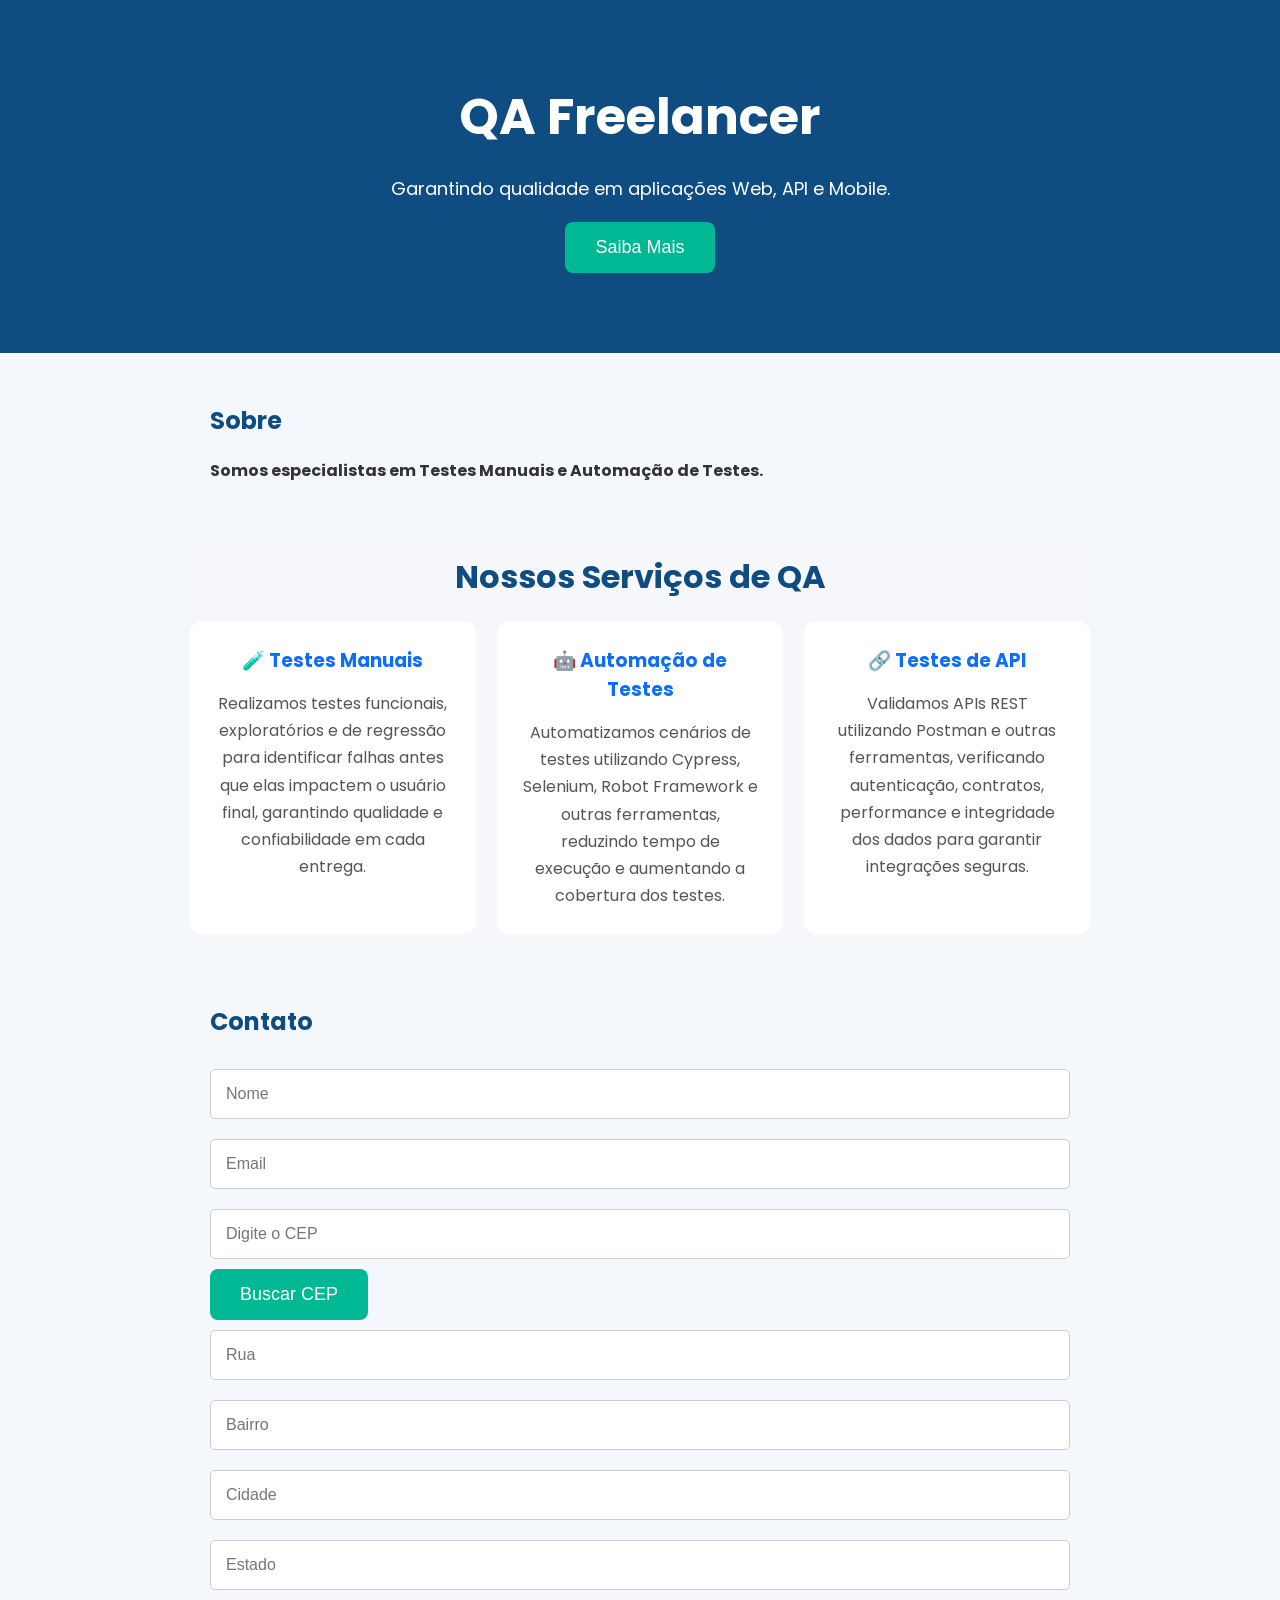
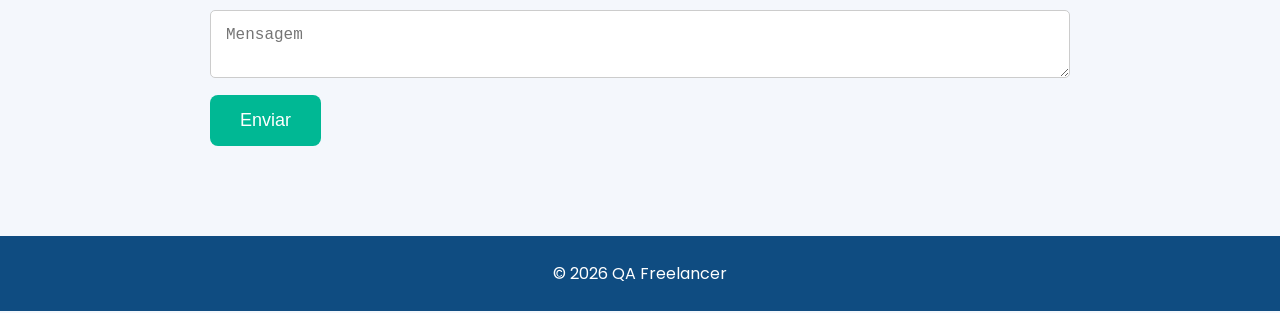
<file: index.html>
<!DOCTYPE html>
<html lang="pt-br">

<head>

<meta charset="UTF-8">
<meta name="viewport" content="width=device-width, initial-scale=1.0">

<title>QA Freelancer</title>

<link rel="stylesheet" href="style.css">

<link rel="preconnect" href="https://fonts.googleapis.com">
<link rel="preconnect" href="https://fonts.gstatic.com" crossorigin>

<link href="https://fonts.googleapis.com/css2?family=Poppins:wght@300;400;600;700&display=swap" rel="stylesheet">

</head>

<body>

<header>

<h1>QA Freelancer</h1>

<p>Garantindo qualidade em aplicações Web, API e Mobile.</p>

<button id="btnSaibaMais">
Saiba Mais
</button>

</header>

<section class="sobre">

<h2>Sobre</h2>

<p>

<strong>Somos especialistas em Testes Manuais e Automação de Testes.</strong>

</p>

</section>
<section class="cards">

    <h2>Nossos Serviços de QA</h2>

    <div class="cards-container">

        <div class="card">

            <h3>🧪 Testes Manuais</h3>

            <p>
                Realizamos testes funcionais, exploratórios e de regressão para
                identificar falhas antes que elas impactem o usuário final,
                garantindo qualidade e confiabilidade em cada entrega.
            </p>

        </div>

        <div class="card">

            <h3>🤖 Automação de Testes</h3>

            <p>
                Automatizamos cenários de testes utilizando Cypress, Selenium,
                Robot Framework e outras ferramentas, reduzindo tempo de execução
                e aumentando a cobertura dos testes.
            </p>

        </div>

        <div class="card">

            <h3>🔗 Testes de API</h3>

            <p>
                Validamos APIs REST utilizando Postman e outras ferramentas,
                verificando autenticação, contratos, performance e integridade
                dos dados para garantir integrações seguras.
            </p>

        </div>

    </div>

</section>

<section>

    <h2>Contato</h2>

    <form id="formContato">

        <input
            type="text"
            placeholder="Nome"
            required>

        <input
            type="email"
            placeholder="Email"
            required>

        <!-- CEP -->
        <div class="cep-form">

            <input
                type="text"
                id="cep"
                placeholder="Digite o CEP"
                maxlength="9"
                required>

            <button type="button" onclick="buscarCEP()">
                Buscar CEP
            </button>

        </div>

        
        <input
            type="text"
            id="rua"
            placeholder="Rua"
            readonly>

        <input
            type="text"
            id="bairro"
            placeholder="Bairro"
            readonly>

        <input
            type="text"
            id="cidade"
            placeholder="Cidade"
            readonly>

        <input
            type="text"
            id="estado"
            placeholder="Estado"
            readonly>

        <textarea
            placeholder="Mensagem"
            required></textarea>

        <button type="submit">
            Enviar
        </button>

    </form>

</section>

<footer>

<p>

© 2026 QA Freelancer

</p>

</footer>

<script src="script.js"></script>

</body>

</html>
</file>
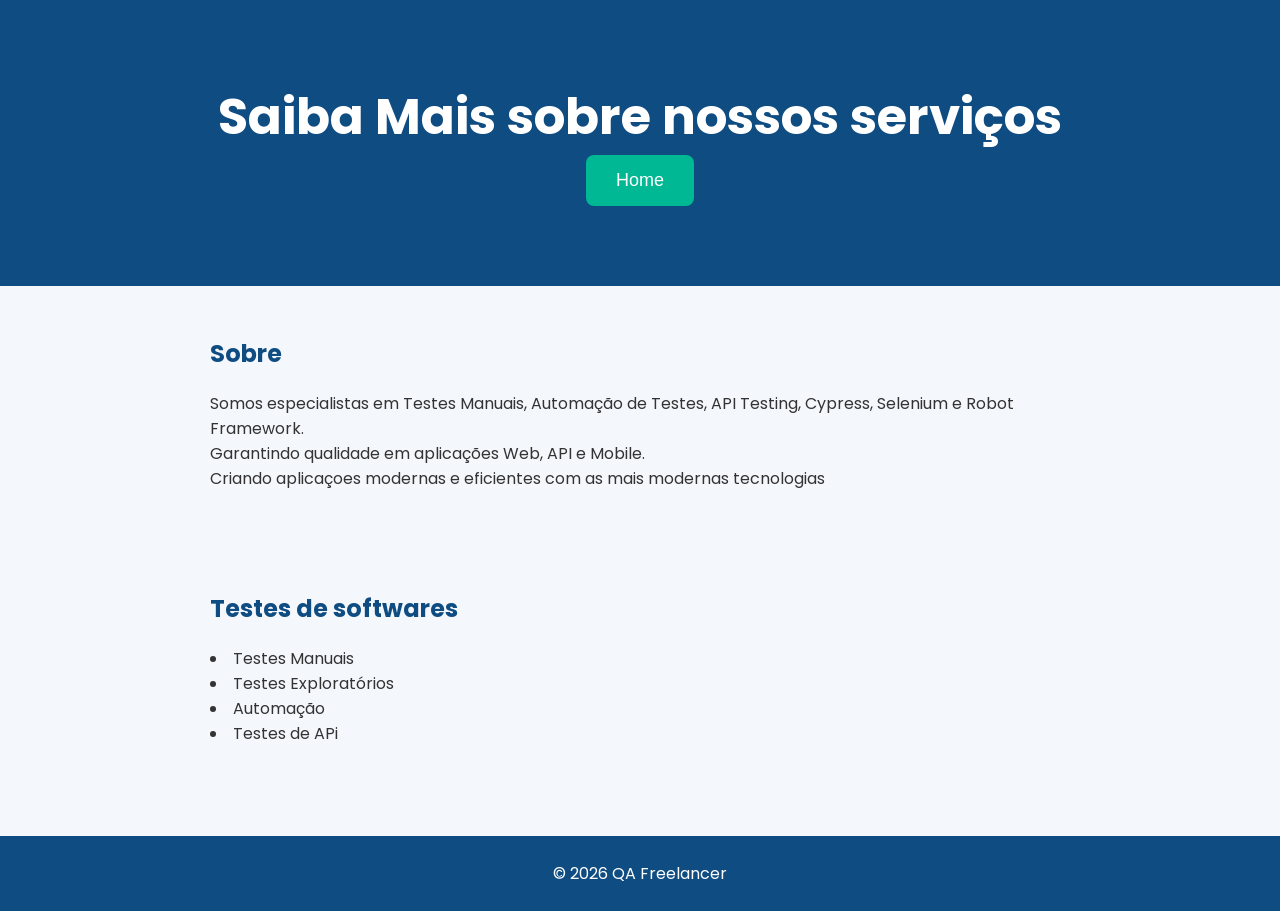
<file: saibamais.html>
<!DOCTYPE html>
<html lang="pt-br">

<head>

    <meta charset="UTF-8">
    <meta name="viewport" content="width=device-width, initial-scale=1.0">

    <title>QA Freelancer</title>

    <link rel="stylesheet" href="style.css">

    <link rel="preconnect" href="https://fonts.googleapis.com">
    <link rel="preconnect" href="https://fonts.gstatic.com" crossorigin>

    <link href="https://fonts.googleapis.com/css2?family=Poppins:wght@300;400;600;700&display=swap" rel="stylesheet">

</head>

<body>

    <header>

        <h1>Saiba Mais sobre nossos serviços</h1>

        <button id="btnVoltar">
            Home
        </button>
        
    </header>

    <section class="sobre">


        <h2>Sobre</h2>

        <p>

            Somos especialistas em Testes Manuais, Automação de Testes, API Testing,
            Cypress, Selenium e Robot Framework.

        </p>
        <p>Garantindo qualidade em aplicações Web, API e Mobile.</p>
        <p>Criando aplicaçoes modernas e eficientes com as mais modernas tecnologias</p>

    </section>

    <section>

        <h2>Testes de softwares</h2>
        <li>Testes Manuais</li>
        <li>Testes Exploratórios</li>
        <li>Automação</li>
        <li>Testes de APi</li>

    </section>

    <footer>

        <p>

            © 2026 QA Freelancer

        </p>

    </footer>

    <script src="script.js"></script>

</body>

</html>
</file>
<file: style.css>
* {
    margin: 0;
    padding: 0;
    box-sizing: border-box;
}

body {
    font-family: 'Poppins', sans-serif;
    background: #F4F7FC;
    color: #333;
}

header {
    background: #0F4C81;
    color: white;
    padding: 80px 20px;
    text-align: center;
}

header h1 {
    font-size: 50px;
}

header p {
    margin: 20px 0;
    font-size: 18px;
}

button {
    background: #00B894;
    color: white;
    border: none;
    padding: 15px 30px;
    border-radius: 8px;
    cursor: pointer;
    font-size: 18px;
    transition: .3s;
}

button:hover {
    background: #019875;
}

section {
    max-width: 900px;
    margin: auto;
    padding: 50px 20px;
}

h2 {
    margin-bottom: 20px;
    color: #0F4C81;
}

input,
textarea {
    width: 100%;
    padding: 15px;
    margin: 10px 0;
    border: 1px solid #CCC;
    border-radius: 5px;
    font-size: 16px;
}

footer {
    background: #0F4C81;
    color: white;
    text-align: center;
    padding: 25px;
    margin-top: 40px;
}

#resultadoCep {
    margin-top: 20px;
    font-weight: bold;
}

.cards {
    padding: 20px 0;
    background: #f5f7fa;
    text-align: center;
}

.cards h2 {
    margin-bottom: 20px;
    font-size: 2rem;
}

.cards-container {
    display: flex;
    justify-content: space-between;
    gap: 20px;
    flex-wrap: wrap;
}

.card {
    width: calc(33.33% - 14px);
    background: #fff;
    border-radius: 12px;
    padding: 25px;
    transition: .3s;
}

.card:hover {
    transform: translateY(-8px);
    box-shadow: 0 12px 25px rgba(0, 0, 0, .18);
}

.card h3 {
    color: #0d6efd;
    margin-bottom: 15px;
}

.card p {
    color: #555;
    line-height: 1.7;
}


@media (max-width: 992px) {

    header {
        padding: 60px 20px;
    }

    header h1 {
        font-size: 40px;
    }

    .card {
        width: calc(50% - 10px);
    }

}


@media (max-width: 768px) {

    header {
        padding: 50px 15px;
    }

    header h1 {
        font-size: 32px;
        line-height: 1.3;
    }

    header p {
        font-size: 16px;
    }

    section {
        padding: 35px 15px;
    }

    h2 {
        font-size: 28px;
        text-align: center;
    }

    button {
        width: 100%;
        padding: 15px;
        font-size: 16px;
    }

    .cards-container {
        flex-direction: column;
        gap: 20px;
    }

    .card {
        width: 100%;
    }

    input,
    textarea {
        font-size: 16px;
    }

}


@media (max-width: 480px) {

    header {
        padding: 40px 15px;
    }

    header h1 {
        font-size: 26px;
    }

    header p {
        font-size: 15px;
    }

    h2 {
        font-size: 24px;
    }

    .card {
        padding: 20px;
    }

    .card h3 {
        font-size: 20px;
    }

    .card p {
        font-size: 15px;
    }

    footer {
        font-size: 14px;
    }

}
</file>
